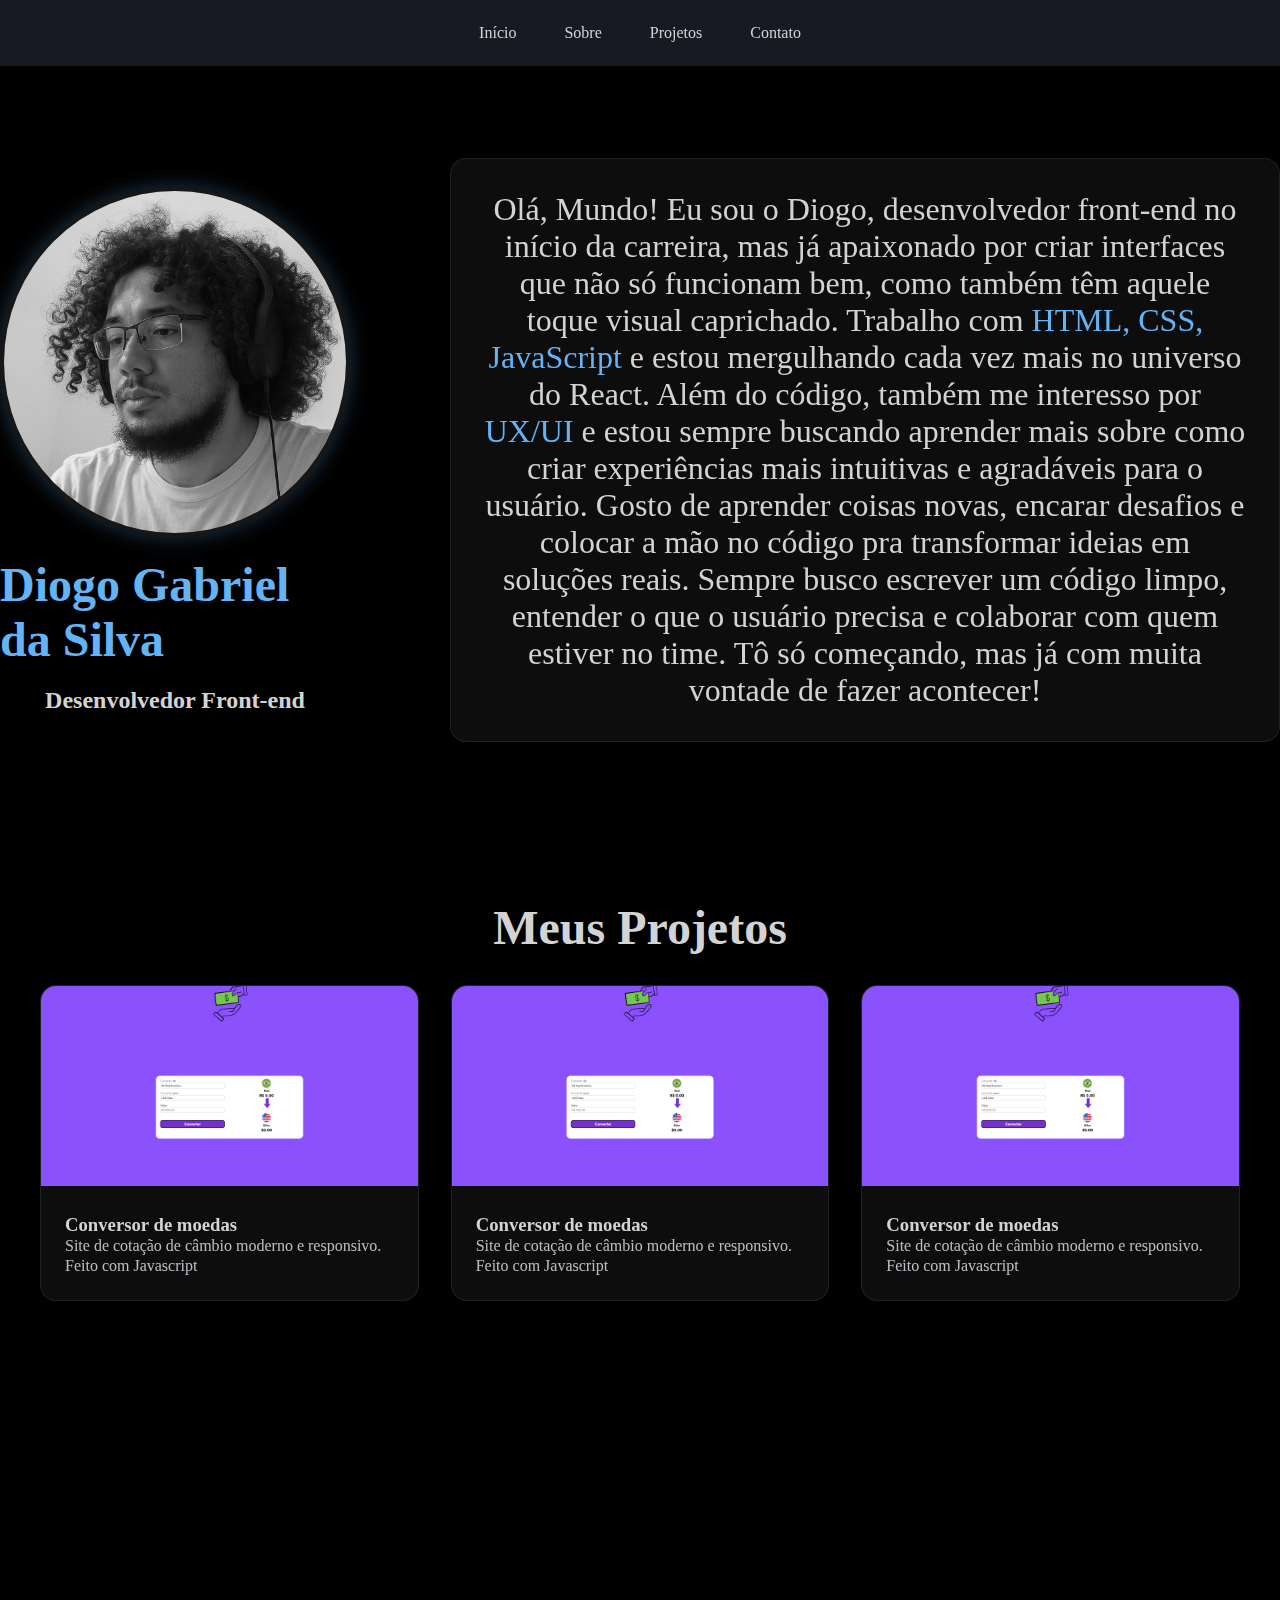
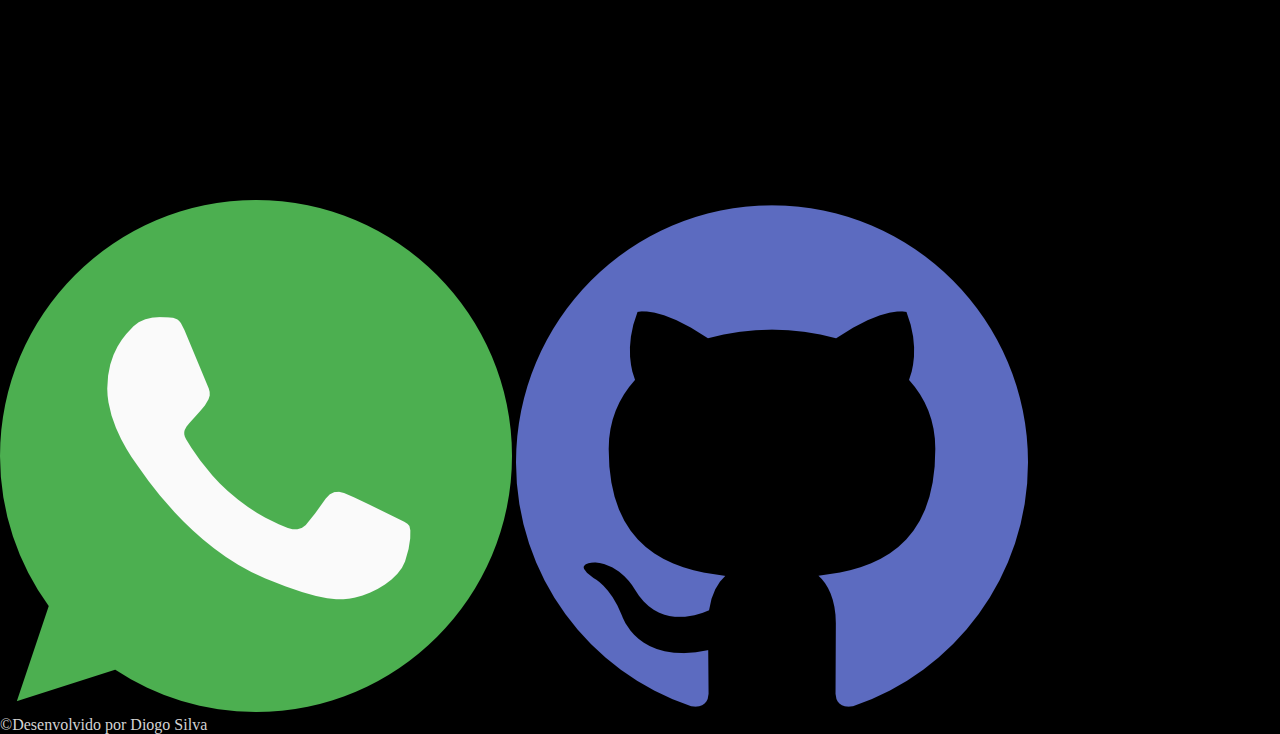
<file: index.html>
<!DOCTYPE html>
<html lang="pt-br">
  <head>
    <meta charset="UTF-8" />
    <meta name="viewport" content="width=device-width, initial-scale=1.0" />
    <link rel="shortcut icon" type="imagex.png" href="./assets/portfolio.png" />
    <link rel="stylesheet" href="./style.css" />
    <title>Meu Portfólio | Diogo Silva</title>
  </head>

  <body>
    <header class="menu" id="inicio">
      <nav>
        <ul>
          <li><a href="#inicio">Início</a></li>
        </ul>
        <ul>
          <li><a href="#sobre">Sobre</a></li>
        </ul>
        <ul>
          <li><a href="#projetos">Projetos</a></li>
        </ul>
        <ul>
          <li><a href="#contato">Contato</a></li>
        </ul>
      </nav>
    </header>

    <section class="aboutme">
      <div id="perfil">
        <img class="perfil" src="./assets/profile.png" alt="Foto Diogo Silva" />
        <h1>Diogo Gabriel da Silva</h1>
        <h2>Desenvolvedor Front-end</h2>
      </div>
      <div id="sobre">
        <p>
          Olá, Mundo! Eu sou o Diogo, desenvolvedor front-end no início da
          carreira, mas já apaixonado por criar interfaces que não só funcionam
          bem, como também têm aquele toque visual caprichado. Trabalho com
          <span style="color: #63b3f5">HTML, CSS, JavaScript</span> e estou
          mergulhando cada vez mais no universo do React. Além do código, também
          me interesso por <span style="color: #63b3f5">UX/UI</span> e estou
          sempre buscando aprender mais sobre como criar experiências mais
          intuitivas e agradáveis para o usuário. Gosto de aprender coisas
          novas, encarar desafios e colocar a mão no código pra transformar
          ideias em soluções reais. Sempre busco escrever um código limpo,
          entender o que o usuário precisa e colaborar com quem estiver no time.
          Tô só começando, mas já com muita vontade de fazer acontecer!
        </p>
      </div>
    </section>

    <section class="projects" id="projetos">
      <h1>Meus Projetos</h1>
      <div class="projects-container">
        <div class="projects-card">
          <img
            class="imagem-projeto"
            src="./assets/conversor.png"
            alt="Projeto-Conversor-de-Moedas"
          />
          <div class="projects-card-text">
            <h3>Conversor de moedas</h3>
            <p>
              Site de cotação de câmbio moderno e responsivo. Feito com
              Javascript
            </p>
          </div>
        </div>
        <div class="projects-card">
          <img src="./assets/conversor.png" alt="" />
          <div class="projects-card-text">
            <h3>Conversor de moedas</h3>
            <p>
              Site de cotação de câmbio moderno e responsivo. Feito com
              Javascript
            </p>
          </div>
        </div>
        <div class="projects-card">
          <img src="./assets/conversor.png" alt="" />
          <div class="projects-card-text">
            <h3>Conversor de moedas</h3>
            <p>
              Site de cotação de câmbio moderno e responsivo. Feito com
              Javascript
            </p>
          </div>
        </div>
      </div>
    </section>

    <footer id="contato">
      <img class="icon" src="./assets/whatsapp.png" alt="whatsapp-icon" />
      <img class="icon" src="./assets/github.png" alt="github-icon" />
      <p>©Desenvolvido por Diogo Silva</p>
    </footer>
  </body>
</html>
</file>
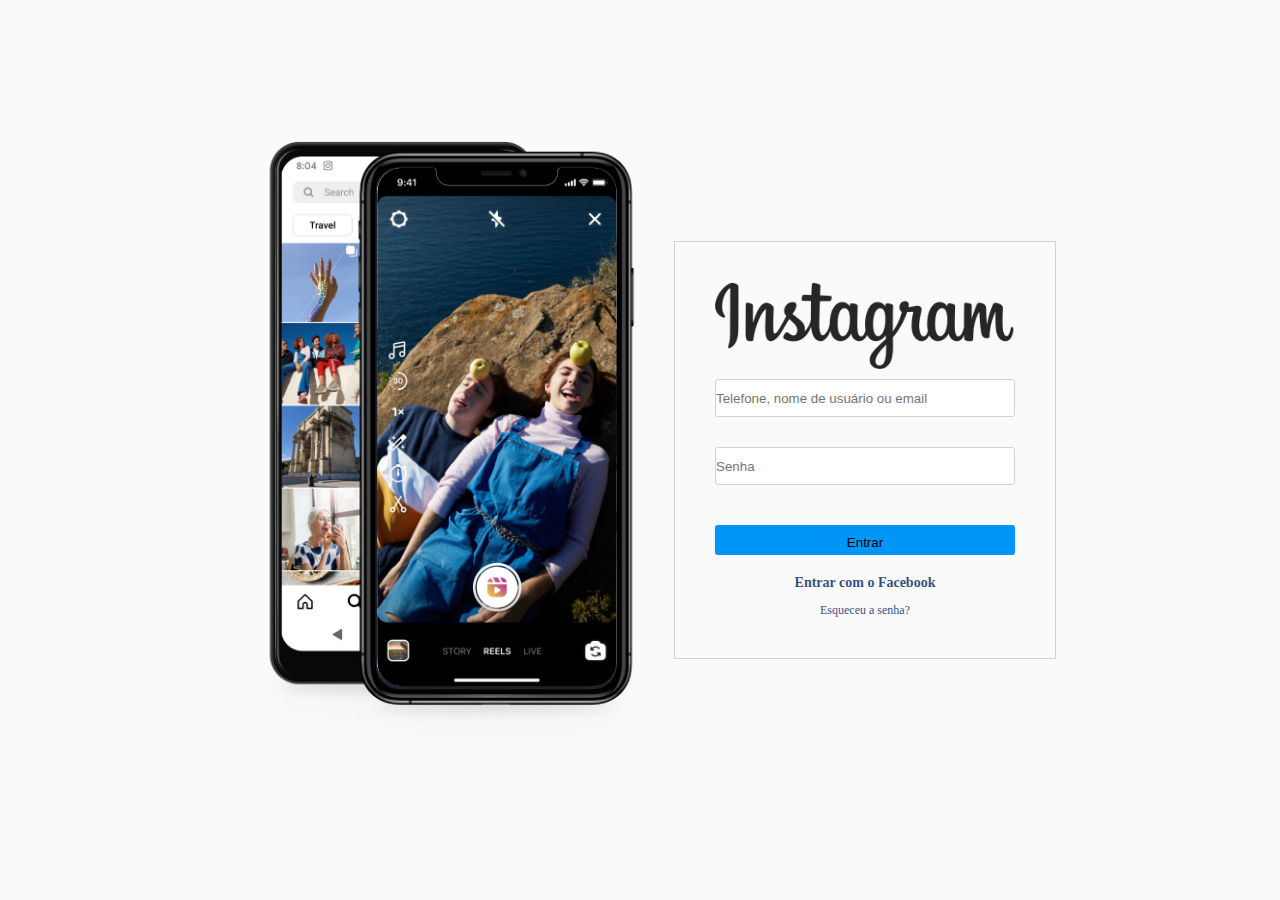
<file: PROJETOS/PROGRAMAÇÃO-DO-ZERO/index.html>
<!DOCTYPE html>
<html lang="en">
<head>
    <meta charset="UTF-8">
    <meta name="viewport" content="width=device-width, initial-scale=1.0">
    <link rel="stylesheet" href="styles.css">
    
    <title>Instagram - Login</title>
</head>

<body>
    <div class="container">
        <div class="images">
            <img src="assets/celular.png" class="cell">
            <img src="assets/insta1.png" class="img-insta">
            <img src="assets/insta2.png" class="img-insta img-2">
        </div>
        <div class="container-right">
            <img src="assets/insta-logo.png">
    
            <input placeholder="Telefone, nome de usuário ou email" type="text">
            <input  placeholder="Senha" type="password">
    
            <button class="my-button">Entrar</button>
    
            <a class="facebook">Entrar com o Facebook</a>
            <a class="senha">Esqueceu a senha?</a>
        </div>
    </div>
    
</body>

<script>
    let imagem = document.querySelector(".img-2")

    setInterval(() => {

        if (imagem.style.opacity == 0) {
            imagem.style.opacity = 1
        } else {
            imagem.style.opacity = 0
        }


    }, 3000)


</script>

</html>
</file>
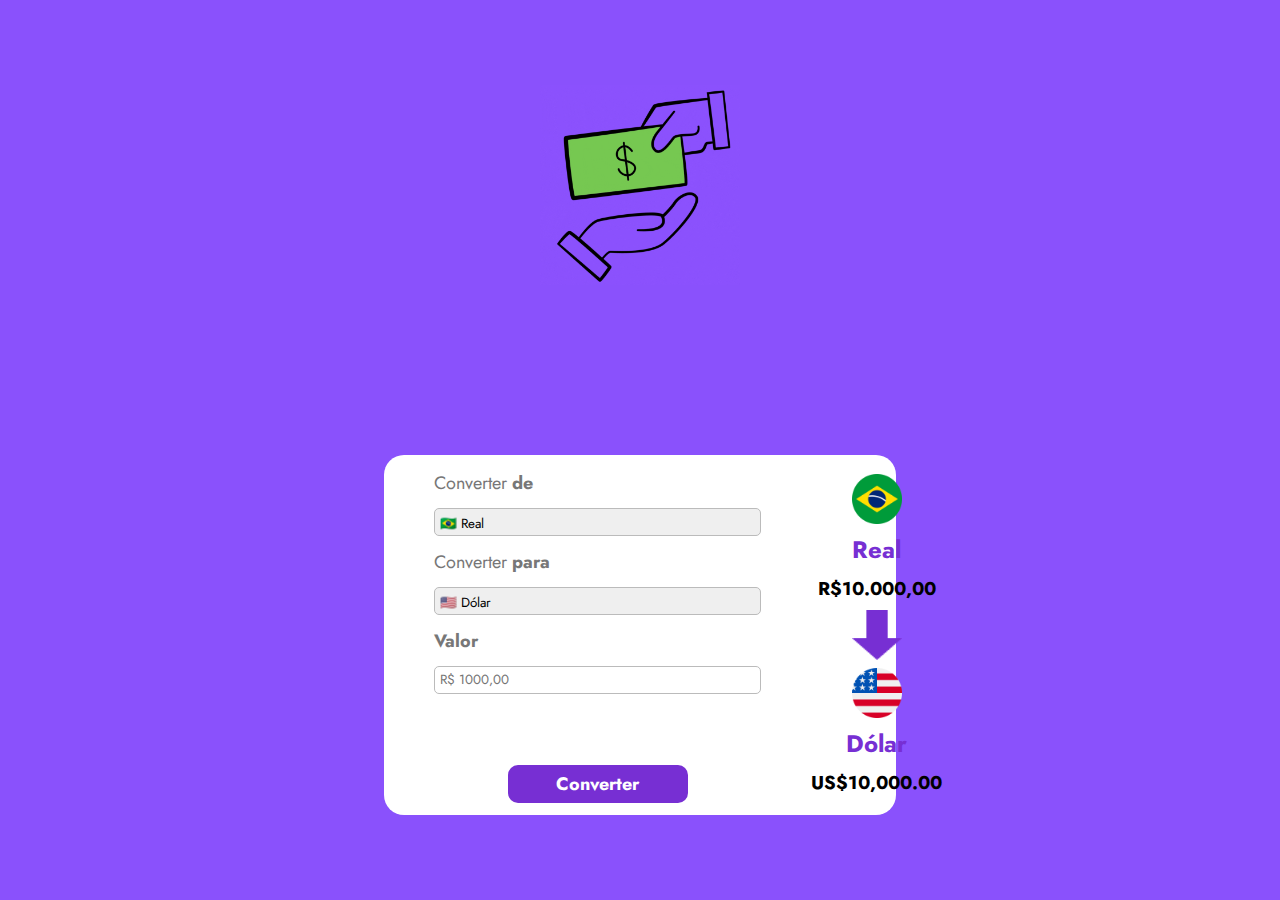
<file: PROJETOS/PROJETO-CONVERSOR-DE-MOEDAS/index.html>
<!DOCTYPE html>
<html lang="pt-BR">
  <head>
    <meta charset="UTF-8" />
    <meta name="viewport" content="width=device-width, initial-scale=1.0" />
    <title>My Convert Money</title>
    <link
      href="https://fonts.googleapis.com/css2?family=Jost:wght@400;700&display=swap"
      rel="stylesheet"
    />
    <link rel="stylesheet" href="styles.css" />
  </head>
  <body>
    <div class="wrapper">
      <img class="logo" src="./assets/logo.gif" alt="logo-convert-money" />

      <section>
        <div class="container-one">
          <h4>Converter <span>de</span></h4>
          <select class="put-info currency-selector" id="input-um">
            <option value="BRL">🇧🇷 Real</option>
            <option value="USD">🇺🇸 Dólar</option>
            <option value="EUR">🇪🇺 Euro</option>
            <option value="GBP">🇬🇧 Libra</option>
            <option value="JPY">🇯🇵 Iene Japonês</option>
            <option value="AUD">🇦🇺 Dólar Australiano</option>
            <option value="CAD">🇨🇦 Dólar Canadense</option>
            <option value="CHF">🇨🇭 Franco Suíço</option>
            <option value="ARS">🇦🇷 Peso Argentino</option>
          </select>

          <h4>Converter <span>para</span></h4>
          <select class="put-info currency-selector" id="input-dois">
            <option value="USD">🇺🇸 Dólar</option>
            <option value="EUR">🇪🇺 Euro</option>
            <option value="GBP">🇬🇧 Libra</option>
            <option value="JPY">🇯🇵 Iene Japonês</option>
            <option value="AUD">🇦🇺 Dólar Australiano</option>
            <option value="CAD">🇨🇦 Dólar Canadense</option>
            <option value="CHF">🇨🇭 Franco Suíço</option>
            <option value="ARS">🇦🇷 Peso Argentino</option>
            <option value="BRL">🇧🇷 Real</option>
          </select>

          <h4><span>Valor</span></h4>
          <input
            type="number"
            class="put-info"
            id="input-value"
            placeholder="R$ 1000,00"
          />
          <br /><br />
          <button class="convert-button">Converter</button>
        </div>

        <div class="container-two">
          <img
            class="container-two-img origin-img"
            src="./assets/real.png"
            alt="moeda de origem"
          />
          <h5 class="origin-name">Real</h5>
          <h3 class="real-value">R$10.000,00</h3>

          <img
            class="container-two-img arrow"
            src="./assets/arrow.png"
            alt="seta"
          />

          <img
            class="container-two-img currency-img"
            src="./assets/dolar.png"
            alt="moeda convertida"
          />
          <h5 class="currency-name">Dólar</h5>
          <h3 class="another-value">US$10,000.00</h3>
        </div>
      </section>
    </div>

    <script src="scripts.js"></script>
  </body>
</html>
</file>
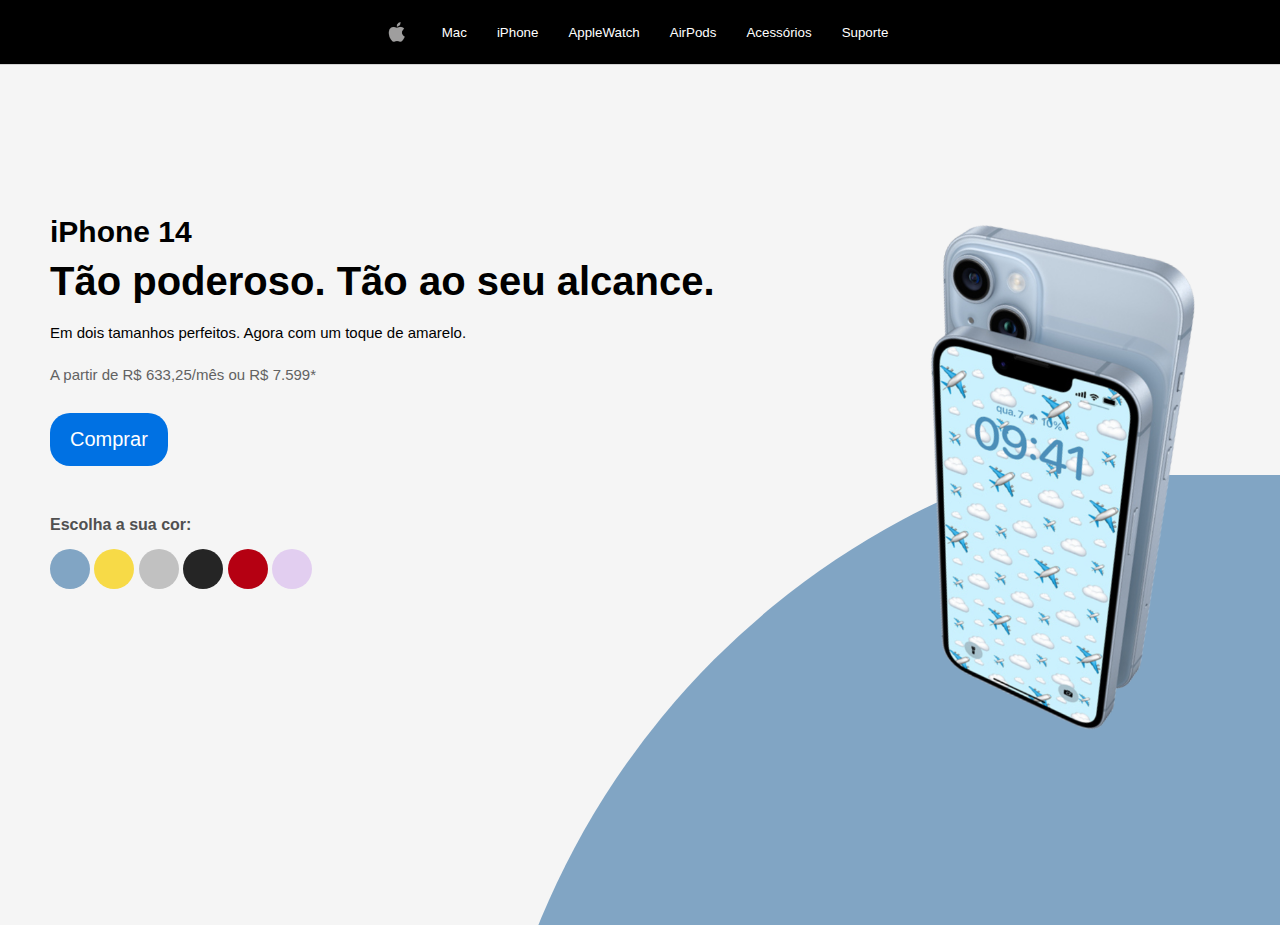
<file: PROJETOS/PROJETO-IPHONE/index.html>
<!DOCTYPE html>
<html lang="pt-br">
  <head>
    <meta charset="UTF-8" />
    <meta http-equiv="X-UA-Compatible" content="IE=edge" />
    <meta name="viewport" content="width=device-width, initial-scale=1.0" />
    <title>iPhone - Apple (Brasil)</title>
    <link rel="stylesheet" href="style.css"/>
  </head>

  <body>
    <div class="menu">
      <img class="logo" src="img/logo.png" />
      <button class="menu-opcoes">Mac</button>
      <button class="menu-opcoes">iPhone</button>
      <button class="menu-opcoes">AppleWatch</button>
      <button class="menu-opcoes">AirPods</button>
      <button class="menu-opcoes">Acessórios</button>
      <button class="menu-opcoes">Suporte</button>
    </div>

    <div class="Caixa-maior">
      <div>
        <h1 class="titulo-primario">iPhone 14</h1>

        <h2 class="titulo-secundario">Tão poderoso. Tão ao seu alcance.</h2>

        <p class="paragrafo">
          Em dois tamanhos perfeitos. Agora com um toque de amarelo.
        </p>

        <h3 class="preco">A partir de R$ 633,25/mês ou R$ 7.599*</h3>

        <button class="botao-comprar">Comprar</button>

        <p class="p-cor">Escolha a sua cor:</p>

        <div>
          <button class="azul change"></button>
          <button class="amarelo change"></button>
          <button class="branco change"></button>
          <button class="preto change"></button>
          <button class="vermelho change"></button>
          <button class="roxo change"></button>
        </div>
      </div>

      <img class="iphone" src="img/iphone-azul.png" />
      <div id="circulo" class="circulo"></div>
    </div>
  </body>
  <script src="scripts.js"></script>
</html>
</file>
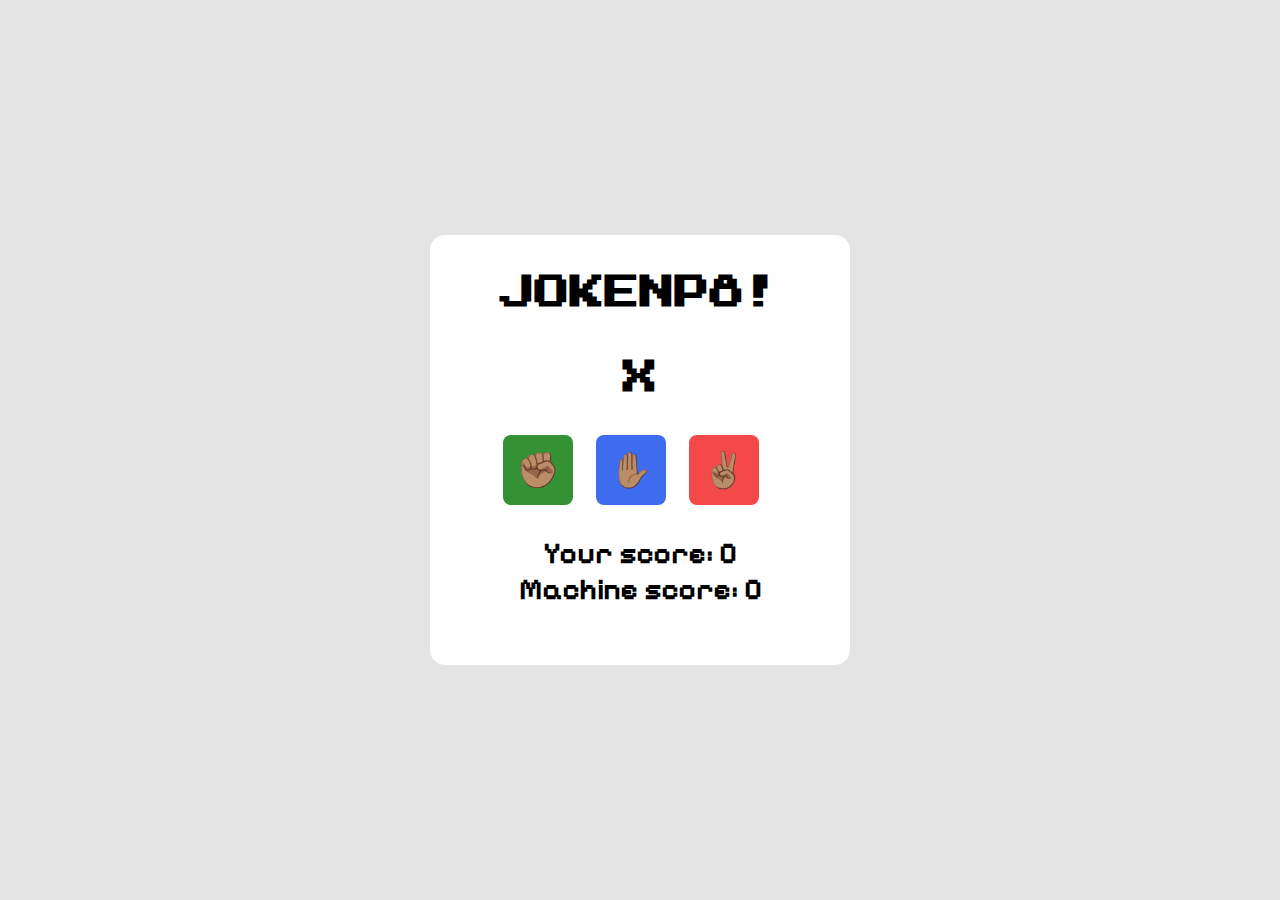
<file: PROJETOS/PROJETO-JOKENPÔ/index.html>
<!DOCTYPE html>
<html lang="pt-br">

<head>
    <meta charset="UTF-8">
    <meta name="viewport" content="width=device-width, initial-scale=1.0">
    <link rel="preconnect" href="https://fonts.googleapis.com">
    <link rel="preconnect" href="https://fonts.gstatic.com" crossorigin>
    <link href="https://fonts.googleapis.com/css2?family=Pixelify+Sans&family=Press+Start+2P&display=swap"
        rel="stylesheet">
    <link rel="stylesheet" href="./style.css">
    <link rel="icon" href="./assets/joystick.png"> <!--TROCAR O ICONE MAIS TARDE-->
    <title>JOKENPÔ GAME</title>
</head>

<body>

    <div class="container">
        <div class="game">
            <h1> JOKENPÔ! </h1>
            <div class="results">

                <p class="nina" id="human"></p>
                <h1 class="x">X</h1>
                <p class="nina" id="machine"></p>

            </div>

            <button value="1" id="rock" onclick="playHuman('rock')">&#x270A;&#x1F3FD;</button>
            <button value="2" id="paper" onclick="playHuman('paper')">&#x270B;&#x1F3FD;</button>
            <button value="3" id="scissor" onclick="playHuman('scissor')">&#x270C;&#x1F3FD;</button>

            <h3 id="result"></h3>
            <h3>Your score: <span id="hScore">0</span> </h3>
            <h3>Machine score: <span id="mScore">0</span> </h3>

        </div>

    </div>

</body>

<script src="./scripts.js"></script>

</html>
</file>
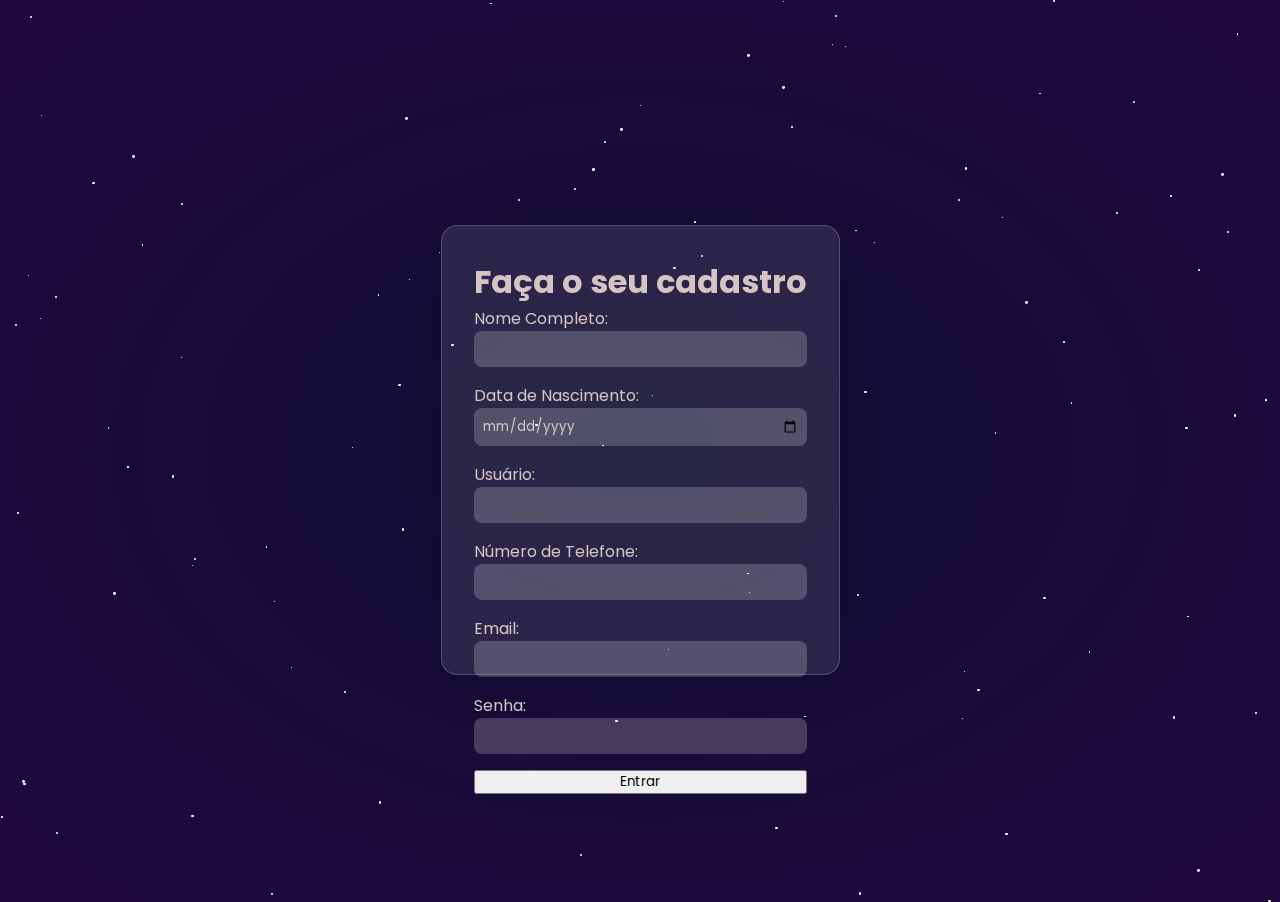
<file: PROJETOS/PROJETO-LOGIN/index.html>
<!DOCTYPE html>
<html lang="pt-br">
  <head>
    <meta charset="UTF-8" />
    <meta name="viewport" content="width=device-width, initial-scale=1.0" />
    <link rel="preconnect" href="https://fonts.googleapis.com" />
    <link rel="preconnect" href="https://fonts.gstatic.com" crossorigin />
    <link
      href="https://fonts.googleapis.com/css2?family=Lexend:wght@100..900&family=Poppins:ital,wght@0,100;0,200;0,300;0,400;0,500;0,600;0,700;0,800;0,900;1,100;1,200;1,300;1,400;1,500;1,600;1,700;1,800;1,900&display=swap"
      rel="stylesheet"
    />
    <link rel="stylesheet" href="style.css" />
    <title>Projeto | Login</title>
  </head>
  <body>
    <div id="stars-container">
    <div class="container">
      <form action="">
        <h1>Faça o seu cadastro</h1>

        <label for="name">Nome Completo:</label>
        <input type="text" id="name" name="name" required />

        <label for="birthdate">Data de Nascimento:</label>
        <input type="date" id="birthdate" name="birthdate" required />

        <label for="username">Usuário:</label>
        <input type="text" id="username" name="username" required />

                <label for="phone">Número de Telefone:</label>
        <input type="text" id="phone" name="phone" required />

        <label for="email">Email:</label>
        <input type="email" id="email" name="email" required />

        <label for="password">Senha:</label>
        <input type="password" id="password" name="password" required />

        <button type="submit">Entrar</button>
      </form>
    </div>
    </div>

    <script src="index.js"></script>
  </body>
</html>
</file>
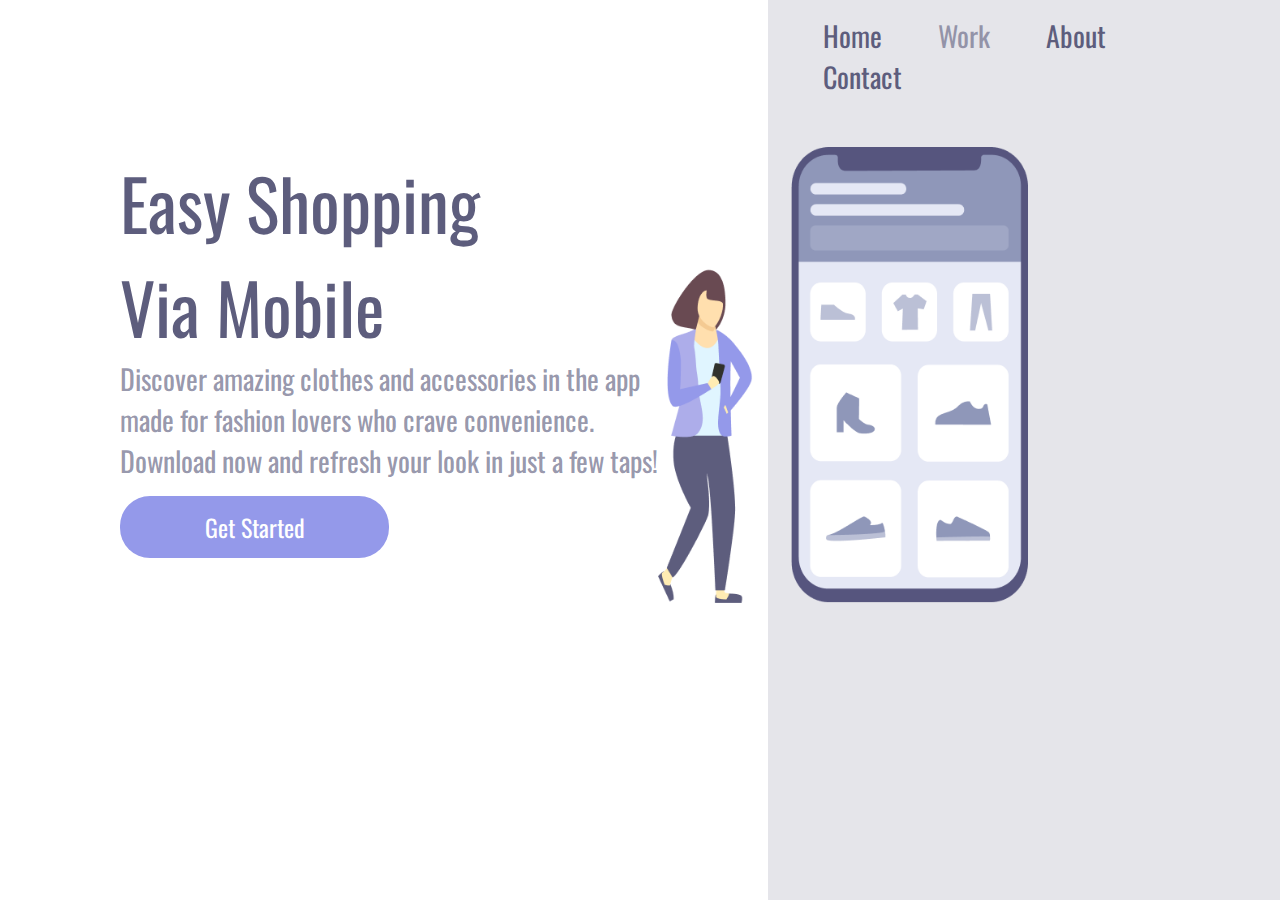
<file: PROJETOS/PROJETO-MOBILE/index.html>
<!DOCTYPE html>
<html lang="en">
  <head>
    <meta charset="UTF-8" />
    <meta name="viewport" content="width=device-width, initial-scale=1.0" />
    <link rel="preconnect" href="https://fonts.googleapis.com" />
    <link rel="preconnect" href="https://fonts.gstatic.com" crossorigin />
    <link
      href="https://fonts.googleapis.com/css2?family=Montserrat:wght@200;300;400;900&family=Oswald&family=Poppins:wght@200;300;500;700;900&display=swap"
      rel="stylesheet"
    />
    <link rel="stylesheet" href="./styles.css" />
    <title>Shopping Mobile</title>
  </head>

  <body>
    <!-- wrapper é "embrulho", faz sentido colocá-lo p/ agrupar tudo, dica acatada :) -->
    <div class="wrapper">
      <section class="container-left">
        <h1>Easy Shopping Via Mobile</h1>
        <p>
          Discover amazing clothes and accessories in the app made for fashion
          lovers who crave convenience. Download now and refresh your look in
          just a few taps!
        </p>
        <button>Get Started</button>
      </section>

      <section class="container-right">
        <header class="menu">
          <a class="link" href="https://www.youtube.com/watch?v=vvTgYbeMLR4"
            >Home</a
          >
          <a class="link work" href="">Work</a>
          <a class="link" href="">About</a>
          <a class="link" href="">Contact</a>
        </header>

        <img src="./assets/shopping.png" alt="logo-do-shopping-mobile" />
      </section>
    </div>
  </body>
</html>
</file>
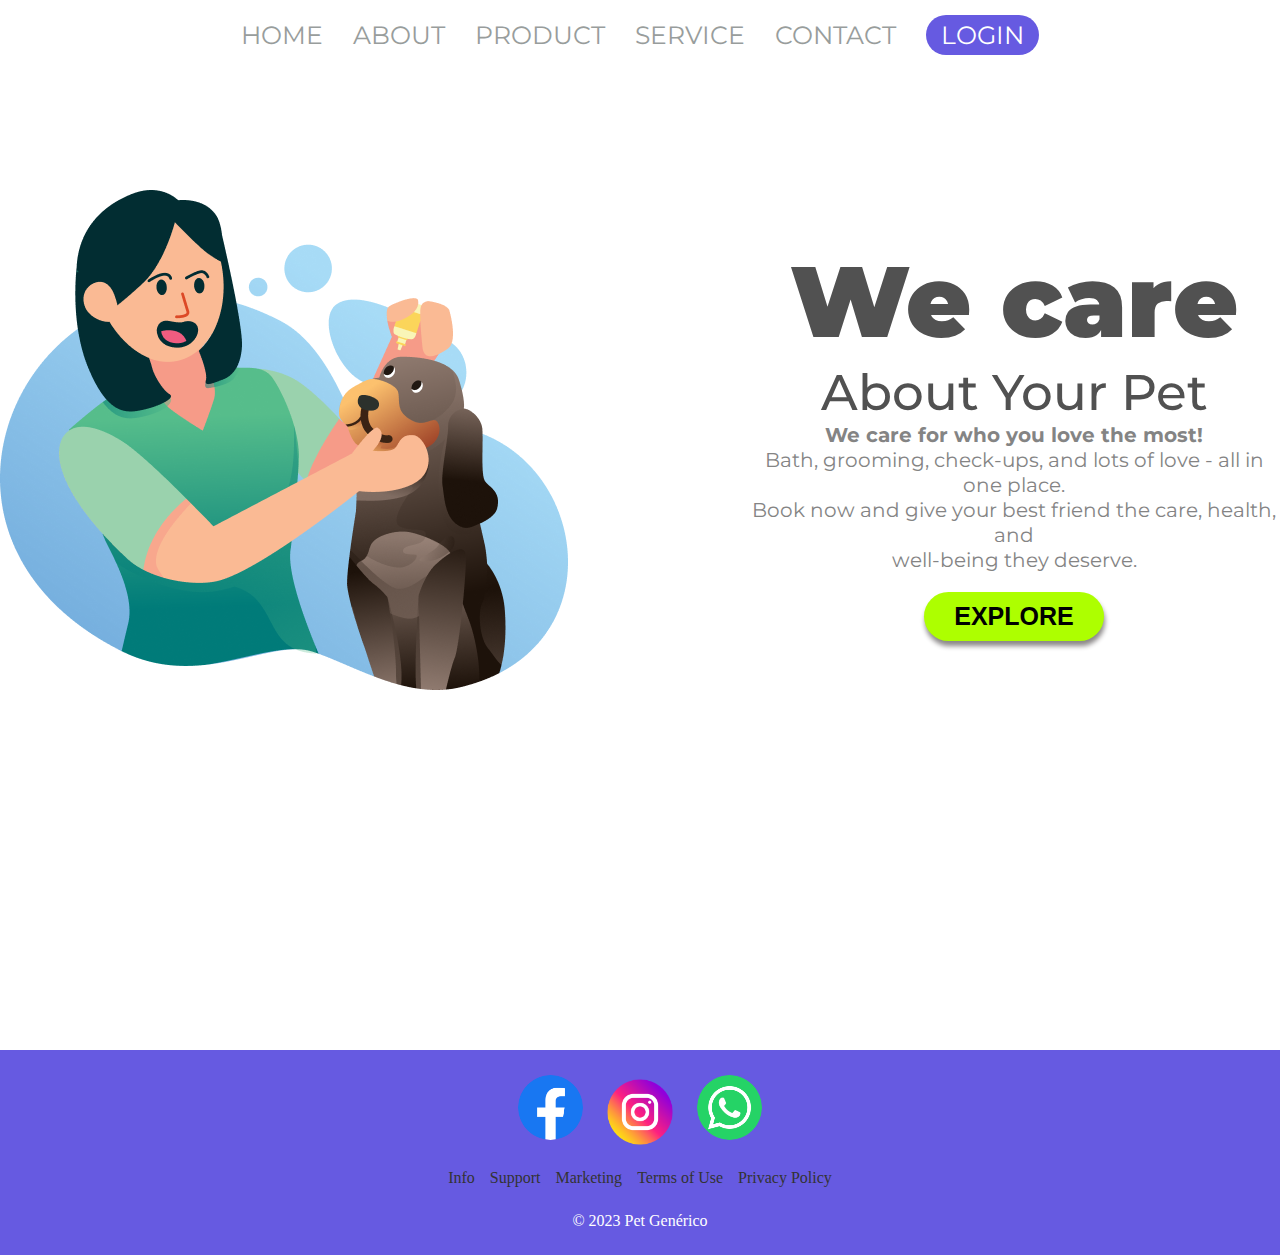
<file: PROJETOS/PROJETO-PET/index.html>
<!DOCTYPE html>
<html lang="pt-br">
  <head>
    <meta charset="UTF-8" />
    <meta name="viewport" content="width=device-width, initial-scale=1.0" />
    <title>Pet Genérico</title>
    <link rel="stylesheet" href="./styles.css" />
    <link rel="preconnect" href="https://fonts.googleapis.com" />
    <link rel="preconnect" href="https://fonts.gstatic.com" crossorigin />
    <link
      href="https://fonts.googleapis.com/css2?family=Montserrat:wght@200;300;400;900&display=swap"
      rel="stylesheet"
    />
  </head>

  <body>
    <div class="wrapper">
    <header>
      <div class="header">
        <button class="botao-menu opt">HOME</button>
        <button class="botao-menu opt">ABOUT</button>
        <button class="botao-menu opt">PRODUCT</button>
        <button class="botao-menu opt">SERVICE</button>
        <button class="botao-menu opt">CONTACT</button>
        <button class="botao-menu login">LOGIN</button>
      </div>
    </header>

    <section class="secao">
      <img class="pet" src="./assets/pet.png" />

      <div class="texto">
        <h1 class="titulo">We care</h1>
        <h2 class="subtitulo">About Your Pet</h2>
        <p class="paragrafo">
         <span style="font-weight: bold;">We care for who you love the most!</span>  <br>
          Bath, grooming, check-ups, and lots of love - all in one place. <br>
          Book now and give your best friend the care, health, and <br>
          well-being they deserve.
        </p>
        <br />
        <button class="explore">EXPLORE</button>
      </div>
    </section>
</div>
    <footer>
      <div class="footer">
        <div class="imagens">
          <img class="icons facebook" src="./assets/facebook.png" />
          <img
            class="icons instagram"
            src="./assets/instagram (1).png"
          />
          <img class="icons twitter" src="./assets/social.png" />
        </div>

        <div class="infos">
          <a class="links" href="">Info</a>
          <a class="links" href="">Support</a>
          <a class="links" href="">Marketing</a>
          <a class="links" href="">Terms of Use</a>
          <a class="links" href="">Privacy Policy</a>
        </div>

        <p class="copy">© 2023 Pet Genérico</p>
      </div>
    </footer>
  </body>
</html>
</file>
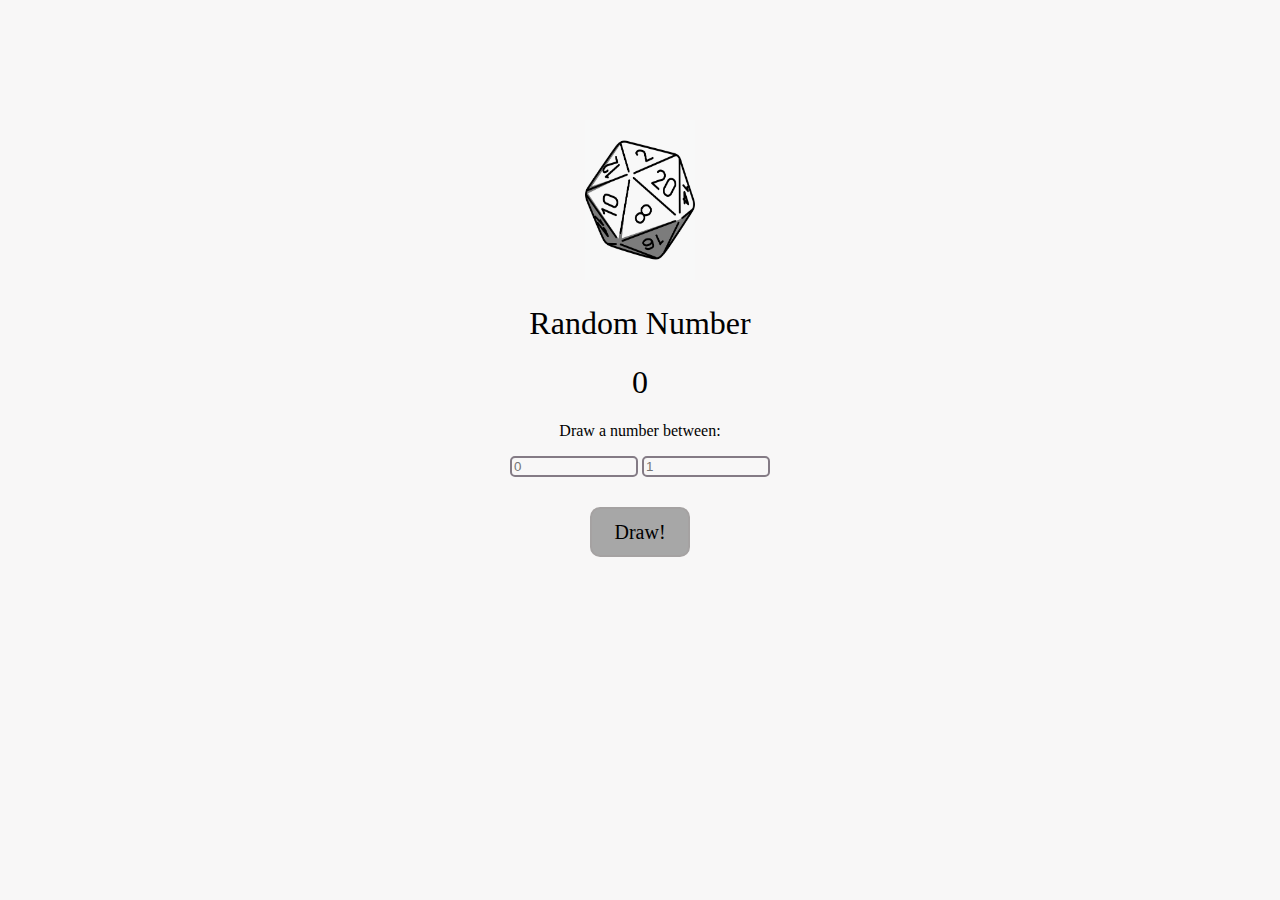
<file: PROJETOS/PROJETO-RANDOM/index.html>
<!DOCTYPE html>
<html lang="pt-b r">
  <head>
    <meta charset="UTF-8" />
    <meta name="viewport" content="width=device-width, initial-scale=1.0" />
    <link rel="preconnect" href="https://fonts.googleapis.com" />
    <link rel="preconnect" href="https://fonts.gstatic.com" crossorigin />
    <link
      href="https://fonts.googleapis.com/css2?family=Dhurjati&family=Jost:wght@400;700&display=swap"
      rel="stylesheet"
    />
    <link rel="stylesheet" href="style.css" />
    <title>Random Number</title>
  </head>

  <body>
    <div class="wrapper">
      <img src="./assets/d20.jpg" class="d20" alt="Dice with 20 sides" />
      <h1>Random Number</h1>
      <h1 class="number">0</h1>
      <p>Draw a number between:</p>
      <input placeholder="0" class="input-min" type="number" />
      <input placeholder="1" class="input-max" type="number" />
      <br />
      <button onclick="generateNumber()">Draw!</button>
    </div>
  </body>

  <script src="./scripts.js"></script>
</html>
</file>
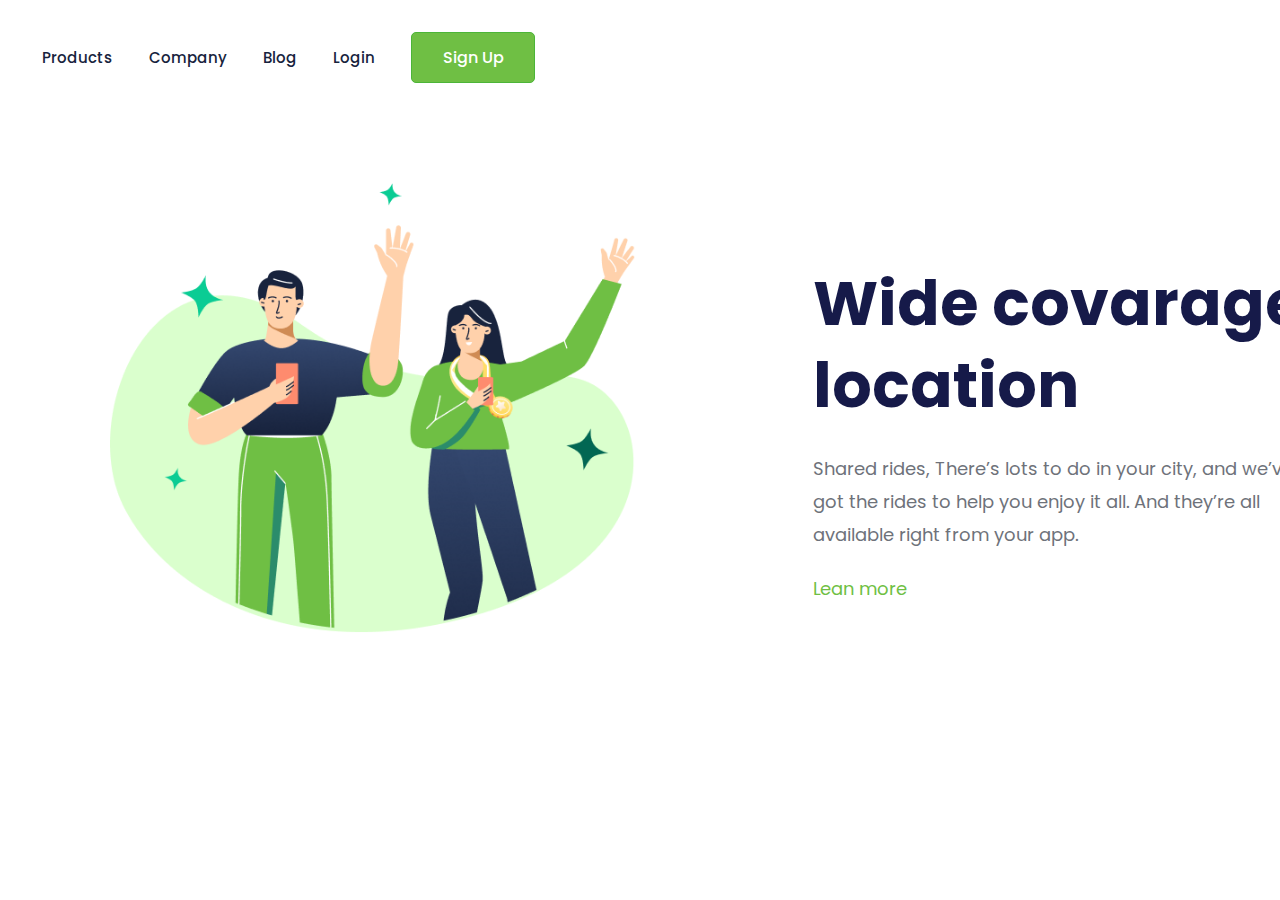
<file: PROJETOS/PROJETO-WIDE/index.html>
<!DOCTYPE html>
<html lang="en">
<head>
    <meta charset="UTF-8">
    <meta name="viewport" content="width=device-width, initial-scale=1.0">
    <link rel="preconnect" href="https://fonts.googleapis.com">
    <link rel="preconnect" href="https://fonts.gstatic.com" crossorigin>
    <link href="https://fonts.googleapis.com/css2?family=Montserrat:wght@200;300;400;900&family=Poppins:wght@200;300;500;700;900&display=swap" rel="stylesheet">
    <link rel="stylesheet" href="./styles.css">
    <title>Wide Coverage</title>
</head>

<body>
    <div class="wrapper">
        <header>
                
            <a class="menu" href="">Products</a>
            <a class="menu" href="">Company</a>
            <a class="menu" href="">Blog</a>
            <a class="menu" href="">Login</a>
            <button class="menu botao">Sign Up</button>

        </header>

        <section class="main">
           
            <img class="logo" src="./assets/logo.png" alt="Wide-Coverage-logo">

            <div class="texto">
                <h1>Wide covarage location</h1>
                <p>Shared rides, There’s lots to do in your city, and we’ve got the rides to help you enjoy it all. And they’re all available right from your app.</p>
                <a class="learn" href="">Lean more</a>
            </div>
            
        </section>
    </div>
</body>

</html>
</file>
<file: style.css>
* {
    margin: 0;
    padding: 0;
    max-width: 100vw;
    box-sizing: border-box;
    font-family: 'Times New Roman', Times, serif;
}

html {
    scroll-behavior: smooth;
}

body {
    background-color: black;
    color: lightgray
}

.menu nav {
    display: flex;
    position: fixed;
    width: 100%;
    z-index: 100;
    padding: 1.5rem;
    justify-content: center;
    align-items: center;
    background-color: rgba(29, 33, 44, 0.8);
    gap: 3rem;
}

.menu ul {
    list-style: none;
}

.menu a {
    text-decoration: none;
    font-weight: 500;
    position: relative;
    padding: 0.5rem 0;
    color: lightgray;
}

.menu a::after {
    content: "";
    height: 2px;
    width: 0;
    position: absolute;
    bottom: 0;
    left: 0;
    background: linear-gradient(90deg, #013e70, #63b3f5);
    transition: width 0.2s ease;
}

.menu a:hover::after {
    width: 100%;
}

.aboutme {
    min-height: 100vh;
    display: flex;
    justify-content: center;
    align-items: center;
}


.aboutme .perfil {
    width: 350px;
    height: 350px;
    box-shadow: 0 0 20px rgb(99, 179, 245, 0.3);
    border-radius: 50%;
    border: 4px solid rgb(115, 116, 117, 0.2);
}

.aboutme h1 {
    font-size: 3rem;
    color: #63b3f5;
    font-weight: bold;
    margin: 20px 0;
}

.aboutme h2 {
    font-size: 1.5rem;
}

#perfil {
    display: flex;
    flex-direction: column;
    justify-content: center;
    align-items: center;
}

#sobre {
    display: flex;
    flex-direction: column;
    padding: 2rem;
    max-width: 900px;
    margin-left: 100px;
    border-radius: 16px;
    border: 1px solid rgb(115, 116, 117, 0.2);
    backdrop-filter: blur(10px);
    background: rgba(255, 255, 255, 0.05);
}

.aboutme div p {
    text-align: center;
    font-size: 2rem;
}


.projects {
    min-height: 100vh;
}

.projects h1 {
    text-align: center;
    font-size: 3rem;
    font-weight: bold;
    margin-bottom: 30px;
}

.projects img {
    width: 100%;
    height: 200px;
    object-fit: cover;
}

.projects-container {
        display: grid;
        grid-template-columns: repeat(auto-fit, minmax(300px, 1fr));
        gap: 2rem;
        max-width: 1200px;
        margin: 0 auto;
    }

    .projects-card {
        background: rgba(255, 255, 255, 0.05);
        border-radius: 16px;
        backdrop-filter: blur(5px);
        border: 1px solid rgb(115, 116, 117, 0.2);
        overflow: hidden;
    }

    .projects-card:hover {
        box-shadow: 0 10px 20px rgb(99, 179, 245, 0.3);
        transform: translateY(-10px) scale(1.03);
        transition: all 0.4s ease;
        cursor: pointer
    }

  .projects-card-text{
    padding: 1.5rem;
  }

    .projects-card p {
        color: rgb(226, 232, 240, 0.8);
        line-height: 1.25rem
    }
/* 
.projects-container {
    display: grid;
    grid-template-columns: repeat(3, 1fr);
    grid-template-rows: repeat(2, 1fr);
    grid-column-gap: 50px;
    grid-row-gap: 45px;
}

.projects h1 {
    font-size: 3rem;
    font-weight: bold;
    margin: 20px 0;
}



.projects-card {
    display: flex;
    flex-direction: column;
    align-items: center;
    justify-content: center;
    max-width: 300px;
    border-radius: 16px;
    border: 1px solid rgb(115, 116, 117, 0.2);
    backdrop-filter: blur(10px);
    background: rgba(255, 255, 255, 0.05);
    padding: 1rem;
}
.projects-card img{
   height: 200px;
   width: 100%;
} */
</file>
<file: PROJETOS/PROGRAMAÇÃO-DO-ZERO/styles.css>
* {
    margin: 0;
    padding: 0;
}

.container {
    background-color: #FAFAFA;
    width: 100vw;
    height: 100vh;
    display: flex;
    justify-content: center;
    align-items: center;
}

.cell {
    width: 450px;
}

.images {
    position: relative;
}

.img-insta {
    height: 520px;
    position: absolute;
    left: 153px;
    top: 26px;
    }

.container-right {
    border: solid 1px #d3d3d3;
    display: flex;
    flex-direction: column;
    width: 300px;
    padding: 40px;
}

input {
    height: 36px;
    border: solid 1px lightgray;
    border-radius: 3px;
    margin-top: 10px;
    margin-bottom: 20px;
}

button {
    background-color: #0095f6;
    height: 30px;
    border-radius: 3px;
    border: none;
    padding: 10px;
    cursor: pointer;
    margin-top: 20px;
}

button:hover {
    opacity: .7;
}

button:active {
    opacity: .5;
}

.facebook {
    color: #385185;
    text-align: center;
    margin-top: 20px;
    cursor: pointer;
    font-size: 14px;
    font-weight: bold;
}

.senha {
    color: #385185;
    text-align: center;
    cursor: pointer;
    font-size: 12px;
    margin-top: 12px;
}
</file>
<file: PROJETOS/PROJETO-CONVERSOR-DE-MOEDAS/styles.css>
* {
  margin: 0;
  padding: 0;
  box-sizing: border-box;
  font-family: "Jost", sans-serif;
}
.wrapper {
  width: 100vw;
  height: 100vh;
  background-color: #8a51fc;
  display: grid;
  justify-content: center;
  align-items: center;
}

.logo {
  display: block;
  margin: 0 auto;
  width: 200px;
  height: 200px;
}

section {
  width: 40dvw;
  height: 40dvh;
  display: flex;
  gap: 50px;
  border-radius: 20px;
  background-color: white;
}

.container-one {
  display: grid;
  padding: 15px 0 0 50px;
}

h4 {
  color: #777777;
  font-weight: 400;
  font-size: 18px;
}

span {
  font-weight: 700;
}

.put-info {
  width: 327px;
  height: 28px;
  border: #bbbbbb 1px solid;
  border-radius: 5px;
  padding: 5px;
  appearance: none;
}

button {
  width: 180px;
  height: 38px;
  margin: 0 auto;
  border: none;
  border-radius: 10px;
  background-color: #772fd3;
  color: white;
  font-size: 18px;
  font-weight: bold;
  cursor: pointer;
}

button:hover {
  transform: translateY(-2px);
  transition: transform 0.2s ease;
}

button:active {
  opacity: 0.8;
}

.container-two {
  display: grid;
  text-align: center;
  align-items: center;
  justify-content: center;
  width: 40dvw;
  padding: 15px 0;
}

.container-two h5 {
  color: #772fd3;
  font-weight: 700;
  font-size: 24px;
}

.container-two-img {
  width: 50px;
  height: 50px;
  margin: 0 auto;
}

@media screen and (max-width: 1080px) {
  * {
    margin: 0;
    padding: 0;
    box-sizing: border-box;
    font-family: "Jost", sans-serif;
  }

  .logo {
    width: 85px;
    height: 85px;
  }

  section {
    width: 90vw;
    height: 80vh;
    flex-direction: column;
    justify-content: center;
    align-items: center;
    gap: 20px;
  }

  .container-one {
    padding: 15px 0 0 0;
  }

  .put-info {
    width: 100%;
    margin: 0 auto;
  }

  .container-two {
    width: 80%;
    padding: 0;
  }

  .container-two img {
    width: 40px;
    height: 40px;
  }

  .container-two h5 {
    font-size: 15px;
  }

  .container-two h3 {
    font-size: 12px;
    margin-bottom: 12px;
  }

  .arrow {
    display: none;
  }
}
</file>
<file: PROJETOS/PROJETO-IPHONE/style.css>
* {
  margin: 0;
  padding: 0;
  box-sizing: border-box;
  font-family: sans-serif;
}
body {
  background-color: #f5f5f5;
}

.menu {
  display: flex;
  height: 65px;
  align-items: center;
  justify-content: center;
  border-bottom: 1px solid #d3d3d3;
  background-color: black;
}
/* #494949*/
.menu-opcoes {
  margin: 10px;
  padding: 5px;
  border: none;
  color: white;
  background-color: black;
  cursor: pointer;
}

.logo {
  margin: 10px;
  width: 20px;
  height: 20px;
  cursor: pointer;
  margin-right: 20px;
}
.Caixa-maior {
  display: flex;
  padding: 50px;
  justify-content: space-between;
  margin-top: 100px;
}

.titulo-primario {
  font-size: 30px;
}

.titulo-secundario {
  font-size: 40px;
  margin-top: 10px;
  margin-bottom: 20px;
}
.paragrafo {
  font-size: 15px;
  margin-bottom: 25px;
}

.preco {
  font-size: 15px;
  color: #626262;
  font-weight: 300;
  margin-bottom: 30px;
}

.botao-comprar {
  background-color: #0071e3;
  color: white;
  padding: 15px 20px;
  border: none;
  border-radius: 20px;
  font-size: 20px;
  cursor: pointer;
}

.botao-comprar:hover {
  background-color: #0057b8;
}

.botao-comprar:active {
  background-color: #025fca;
}

.p-cor {
  font-size: 16px;
  color: #505050;
  font-weight: 700;
  margin-top: 50px;
  margin-bottom: 15px;
}

.change {
  width: 40px;
  height: 40px;
  border-radius: 50px;
  border: none;
  cursor: pointer;
}

.change:hover {
  transform: scale(1.1);
}

.azul {
  background-color: #81a5c4;
}

.amarelo {
  background-color: #f7da47;
}

.branco {
  background-color: #c1c1c1;
}

.preto {
  background-color: #252525;
}

.vermelho {
  background-color: #b50012;
}

.roxo {
  background-color: #e2cef0;
}

.iphone {
  width: 350px;
  z-index: 99;
  display: block;
  transition: opacity 0.4s ease;
  opacity: 1;
}

.circulo {
  width: 100%;
  height: 50%;
  position: absolute;
  background: #81a5c4;
  top: 475px;
  right: 0;
  clip-path: circle(800px at right 750px);
  transition: background-color 0.5s ease;
}
</file>
<file: PROJETOS/PROJETO-JOKENPÔ/style.css>
@import url('https://fonts.googleapis.com/css2?family=Pixelify+Sans&family=Press+Start+2P&display=swap');

* {
    margin: 0;
    padding: 0;
    box-sizing: border-box;
}

body {
    background-color: #e4e4e4;
    display: flex;
    justify-content: center;
    align-items: center;
    min-height: 100vh;
}

body {
    display: flex;
    justify-content: center;
}

.container {
    width: 420px;
    height: 430px;
    padding: 15px;
    border-radius: 15px;
    text-align: center;
    background-color: white;
}


h1 {
    font-family: 'press start 2P', sans-serif;
    font-size: 35px;
    margin-top: 25px;
    margin-bottom: 25px;
}

.results {
    display: flex;
    text-align: center;
    justify-content: center;
    margin-bottom: 15px;
}
.nina {
    font-size: 50px;
}

.x {
    margin-right: 25px;
    margin-left: 25px;
}

button {
    width: 70px;
    height: 70px;
    margin-right: 19px;
    margin-bottom: 30px;
    font-size: 35px; 
    /*OS EMOJIS SÃO CARACTERES DENTRO DO BOTÃO, ENT O FONT-SIZE SERVE PARA AUMENTÁ-LOS TBM*/
    border: none;
    border-radius: 8px;
    cursor: pointer;
    
}

button:hover {
    opacity: 0.7;
}

button:active {
    opacity: 0.5;
}

#rock {
    background-color: rgb(52, 145, 52);
}

#paper {
    background-color: rgb(61, 108, 238);
}

#scissor {
    background-color: rgb(243, 73, 73);
}

h3 {
    font-family: 'pixelify sans', sans-serif;
    font-size: 30px;
}




@media screen and (max-width: 1080px) {
    
    .container {
        width: 100vw;
        height: 100vh;
        display: flex;
        justify-content: center;
        align-items: center;
    }
}
</file>
<file: PROJETOS/PROJETO-LOGIN/style.css>
* {
  margin: 0;
  padding: 0;
  box-sizing: border-box;
  font-family: "Poppins", sans-serif;
}

body {
  margin: 0;
  overflow: hidden;
  height: 100dvh;
  width: 100dvw;
  background: radial-gradient(ellipse at center, #0f0f31 0%, #20083f 100%);
}

#stars-container {
  position: relative;
  width: 100%;
  height: 100%;
  display: flex;
  justify-content: center;
  align-items: center;
}

.star {
  position: absolute;
  width: 2px;
  height: 2px;
  background-color: white;
  border-radius: 50%;
}

.twinkle {
  animation: twinkle 1.5s infinite alternate;
}

@keyframes twinkle {
  0% {
    opacity: 0.3;
  }
  100% {
    opacity: 1;
  }
}

.container {
  max-width: 70dvw;
  max-height: 50dvh;
  background: rgba(255, 255, 255, 0.1); /* fundo branco semi-transparente */
  backdrop-filter: blur(10px); /* desfoque do fundo */
  -webkit-backdrop-filter: blur(10px); /* compatibilidade com Safari */
  border-radius: 16px; /* bordas arredondadas */
  border: 1px solid rgba(255, 255, 255, 0.2); /* borda leve */
  box-shadow: 0 4px 30px rgba(0, 0, 0, 0.2); /* sombra suave */
  padding: 2rem;
  color: #d4c4c4;
}

.container form {
  display: flex;
  flex-direction: column;
  justify-content: center;
  width: 100%;
  height: 100%;
}

.container form input {
  width: 100%;
  padding: 0.5rem;
  margin-bottom: 1rem;
  border: none;
  border-radius: 8px;
  background-color: rgba(255, 255, 255, 0.2);
  color: #d4c4c4;
}
</file>
<file: PROJETOS/PROJETO-MOBILE/styles.css>
* {
    margin: 0;
    padding: 0;
    box-sizing: border-box;
    font-family: 'Oswald', sans-serif;
}

.wrapper {
    height: 100vh;
    width: 100vw;
}

.container-left {
    display: inline-block;
    width: 60%;
    position: relative;
    top: 150px;
    left: 120px;
}


h1 {
    font-size: 70px;
    font-weight: 400;
    width: 368px;
    color: #5D5D7D;
}

p {
 margin-bottom: 15px;
 width: 540px;
 color: rgba(93, 93, 125,0.650);
 font-size: 28px;
}

button {
    width: 269px;
    height: 62px;
    border: none;
    border-radius: 30px;
    font-size: 24px;
    color: #ffffff;
    background-color: rgba(148, 153, 234);
    cursor: pointer;
}

button:hover {
    opacity: 0.8;
}

button:active {
    opacity: 0.5;
}

.container-right {
    display: inline-block;
    width: 40%;
    background: rgba(93, 93, 125,0.16);
    position: absolute;
    height: 100vh;
}

.menu {
    font-size: 28px;
    line-height: 41px;
    padding: 15px;
    margin-left: 40px;
}

.link {
    margin-right: 50px;
    text-decoration: none;
    color: #5D5D7D;
}

.link:nth-child(2) {
    opacity: .6;
}

.link:hover {
    opacity: 0.8;
}

img {
    height: 456px;
    width: 561,95px;
    position: relative;
    top: 35px;
    right: 110px;
}

/* Att Responsivo */
@media screen and (max-width: 1080px){
    .container-left {
        display: block;
        width: 100%;
        height: 50%;
        text-align: center;
        position: static;
    }

    h1 {
        width: 268px;
        height: 104px;
        font-size: 36px;
        line-height: 52px;
        margin: 58px 54px 0 54px;
    }
    
    p {
        width: 296px;
        height: 96px;
        font-size: 14px;
        line-height: 24px;
        margin: 15px 40px;
    }

    button {
        display: block;
        margin: 0 auto;
    }

    .container-right {
        display: block;
        width: 100%;
        height: 50%;
        padding: 40px;
    }

    a {
        display: none;
    }

    img {
        position: static;
        max-width: 90%;
        max-height: 322px;
    }
}
</file>
<file: PROJETOS/PROJETO-PET/styles.css>
* {
    margin: 0;
    padding: 0;
    box-sizing: border-box;
}

.wrapper {
    min-height: 100dvh;
}

.header {
    padding: 15px;
    display: flex;
    gap: 30px;
    align-items: center;
    justify-content: center;
}

.botao-menu {
    font-family: 'Montserrat', sans-serif;
    font-size: 25px;
    font-weight: 400;
    color: #989D9C;
    background-color: #ffffff;
    border-radius: 25px;
    border: none;
    cursor: pointer;
}

.opt:hover {
    color: #665AE1;
    transition: color 0.3s;
}

.login {
    padding: 5px 15px;
    background-color: #665AE1;
    color: #ffffff;
    border-radius: 25px;
}

.login:hover {
    background-color: #4b47c2;
    transition: background-color 0.3s;
}

.secao {
    display: flex;
    text-align: center;
    align-items: center;
    justify-content: center;
    padding-top: 120px;
    gap: 180px;
}

.texto {
    font-family: 'Montserrat', sans-serif;
    color: #515151 ;
}

.titulo {
    font-size: 100px;
    font-weight: 900;
}

.subtitulo {
    font-size: 50px;
    font-weight: 500;
}

.paragrafo {
    font-size: 20px;
    line-height: 25px;
    color:#848484;
}

.explore {
    background: #ADFF00;
    border: none;
    border-radius: 25px;
    padding: 10px 30px;
    font-size: 25px;
    font-weight: 600;
    cursor: pointer;
    box-shadow: 1px 5px 5px #8b8888;
}

.explore:hover {
    transform: translateY(-3px);
    transition: transform 0.3s;
}

.footer {
    display: block;
    margin-top: 150px;
    margin-bottom: 0;
    padding: 25px;
    background-color: #665AE1;
    
}

.imagens {
    display: flex;
    justify-content: center;
    margin-bottom: 20px;

}

.imagens img {
    width: 65px;
    height: 65px;
    margin: 0 10px;
    border-radius: 50%;
    transition: transform 0.3s;
}

.imagens .instagram {
    width: 74px;
    height: 74px;
}

.imagens img:hover {
    cursor: pointer;
    transform: scale(1.1);
}

.infos {
    display: flex;
    justify-content: center;
    align-items: center;
    text-align: center;
    gap: 15px;
}

.infos a {
    text-decoration: none;
    text-align: center;
    color: #333;
    transition: color 0.3s;
    margin-bottom: 15px;
}

.infos a:hover {
    color: #fff;
}

.copy {
    display: flex;
    justify-content: center;
    margin-top: 10px;
    color: #fff;
}
</file>
<file: PROJETOS/PROJETO-RANDOM/style.css>
body {
  background-color: #f8f7f7;
}

.wrapper {
  justify-content: center;
  text-align: center;
  margin-top: 120px;
}

img {
  width: 110px;
  height: 160px;
  margin: 0;
}

h1 {
  font-weight: 300;
}

input {
  border-style: double;
  width: 120px;
  background-color: #f8f7f7;
  border-color: rgb(132, 123, 133);
  border-radius: 5px;
}

button {
  margin-top: 30px;
  width: 100px;
  height: 50px;
  font-size: 20px;
  font-family: "Times New Roman", Times, serif;
  border-radius: 10px;
  border-style: double;
  border-color: #a5a2a2;
  background-color: #a7a7a7;
  color: black;
  cursor: pointer;
}

button:hover {
    background-color: #000;
    color: #fff;
    transition: background-color 0.3s ease;
}

button:active {
  opacity: 0.8;
}

@media screen and (max-width: 1080px) {
  .wrapper {
    margin-top: 50px;
  }

  img {
    width: 80px;
    height: 120px;
  }

  input {
    width: 100px;
  }

  button {
    width: 80px;
    height: 40px;
    font-size: 16px;
  }
}
</file>
<file: PROJETOS/PROJETO-WIDE/styles.css>
* {
    margin: 0;
    padding: 0;
    box-sizing: border-box;
    font-family: 'Poppins', sans-serif;
}

.wrapper {
    width: 100vw;
    height: 100vh;
}

header {
    display: inline-block; 
    margin: 32px 0 0 42px;
}

.menu {
    margin-right: 32px;
    font-size: 15px;
    font-weight: 500;
    text-decoration: none;
    color: #17233D;
}

.botao {
    width: 124px;
    height: 51px;
    border: 1px solid;
    border-color: #4CB538;
    background-color: #6FBF44;
    color: white;
    font-size: 16px;
    line-height: 24px;
    border-radius: 5px;
    padding: 2px 15px;
    cursor: pointer;
}

.menu:hover {
    opacity: .7;
}

.menu:active {
    opacity: .5;
}

.main {
    display: flex;
    margin-top: 50px;
}

img {
    width: 595px;
    height: 450px;
    margin: 50px 84px 0 110px;
}

.texto {
   margin: 60px 0 0 84px;
}

h1 {
    width: 500px;
    height: 164px;
    margin-top: 70px;
    font-size: 62px;
    line-height: 82px;
    font-weight: 700;
    color: #161A49;
}

p {
    width: 493px;
    height: 98px;
    margin: 25px 0; 
    font-size: 18px;
    line-height: 33px;
    font-weight: 400;
    opacity: .8;
    color:#4B505A;
}

a {
    width: 112px;
    height: 27px; 
    font-size: 18px;
    line-height: 27px;
    text-decoration: none;
    color: #6FBF44;
}

a:hover {
    opacity: .7;
}

a:active {
    opacity: .5;
}

/* Att Responsivo */
@media screen and (max-width: 1080px) {
    
    .menu:not(.botao) {
        display: none;
    }

    .botao {
        width: 95px;
        height: 31px;
        display: relative;
        left: 300px;
        font: 12px;
        line-height: 18px;
    }

    .main {
        display: block;
        
    }



    h1 {
        width: 278px;
        height: 60px;
        font-size: 30px;
        line-height: 30px;
        text-align: center;
    }

    p {
        width: 304px;
        height: 165px;
        margin: 27px 0;
        text-align: center;
    }

    a {
        display: block;
        margin: 0 auto;
    }

    img {
        display: block;
        margin: 0 0 0 32px;
        width: 312px;
        height: 288px;
        position: static;
        top: 490px;
    }

}
</file>
